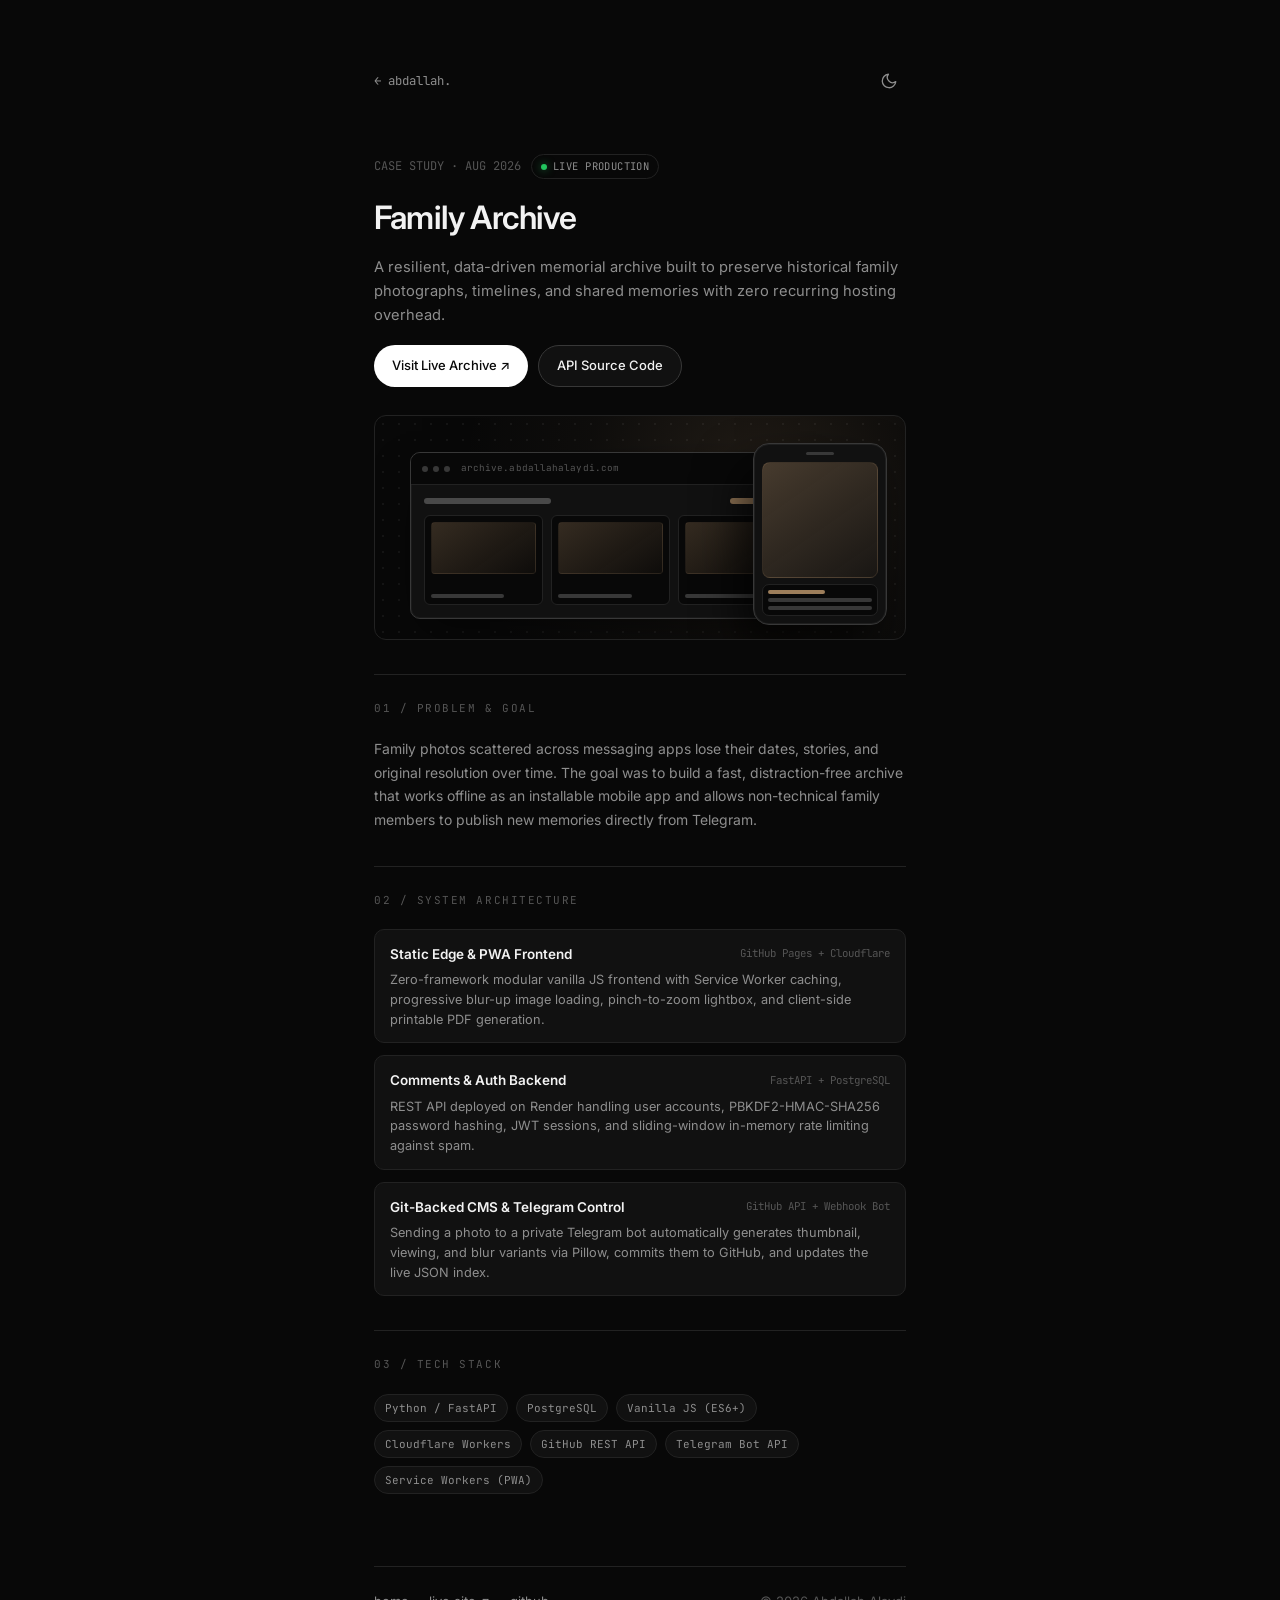
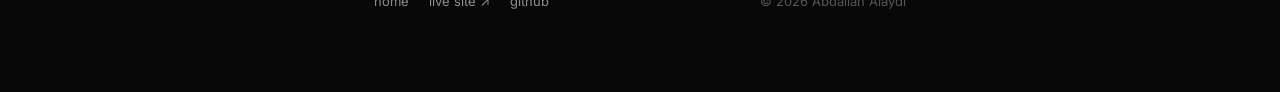
<file: projects/archive/index.html>
<!DOCTYPE html>
<html lang="en" dir="ltr" data-theme="dark">
<head>
  <meta charset="UTF-8" />
  <meta name="viewport" content="width=device-width, initial-scale=1.0" />
  <title>Family Archive — Case Study | Abdallah Alaydi</title>
  <meta name="description" content="System architecture and engineering case study behind archive.abdallahalaydi.com." />
  <link rel="canonical" href="https://abdallahalaydi.com/projects/archive/" />

  <link rel="icon" type="image/svg+xml" href="../../assets/icons/favicon.svg" />
  <link rel="preconnect" href="https://fonts.googleapis.com" />
  <link rel="preconnect" href="https://fonts.gstatic.com" crossorigin />
  <link href="https://fonts.googleapis.com/css2?family=Inter:wght@400;500;600&family=JetBrains+Mono:wght@400&display=swap" rel="stylesheet" />

  <link rel="stylesheet" href="../../styles/tokens.css" />
  <link rel="stylesheet" href="../../styles/base.css" />
  <link rel="stylesheet" href="../../styles/layout.css" />
  <link rel="stylesheet" href="../../styles/components.css" />
  <link rel="stylesheet" href="../../styles/case-study.css" />
</head>
<body>

  <main class="container">
    <header class="header cascade-item" style="--step: 1;">
      <a href="../../" class="cs-back">← abdallah.</a>

      <div class="header-controls">
        <button id="theme-toggle" class="theme-btn" aria-label="Toggle theme">
          <svg id="theme-icon" width="18" height="18" viewBox="0 0 24 24" fill="none" stroke="currentColor" stroke-width="1.75" stroke-linecap="round" stroke-linejoin="round">
            <path d="M21 12.79A9 9 0 1 1 11.21 3 7 7 0 0 0 21 12.79z"></path>
          </svg>
        </button>
      </div>
    </header>

    <section class="cs-header cascade-item" style="--step: 2;">
      <div class="drawer-meta-group">
        <span class="mono-meta">CASE STUDY · AUG 2026</span>
        <span class="live-badge">LIVE PRODUCTION</span>
      </div>

      <h1 class="cs-title">Family Archive</h1>
      <p class="cs-lead">
        A resilient, data-driven memorial archive built to preserve historical family photographs, timelines, and shared memories with zero recurring hosting overhead.
      </p>

      <div class="cs-actions">
        <a href="https://archive.abdallahalaydi.com" target="_blank" rel="noopener" class="lux-btn primary">Visit Live Archive ↗</a>
        <a href="https://github.com/w19r/archive-api" target="_blank" rel="noopener" class="lux-btn secondary">API Source Code</a>
      </div>
    </section>

    <div class="cascade-item" style="--step: 3;">
      <div class="mockup-stage" aria-hidden="true">
        <div class="mockup-desktop">
          <div class="mk-topbar">
            <span class="mk-dot"></span>
            <span class="mk-dot"></span>
            <span class="mk-dot"></span>
            <span class="mk-url">archive.abdallahalaydi.com</span>
          </div>
          <div class="mk-desktop-body">
            <div class="mk-hero-bar">
              <span class="mk-pill-line"></span>
              <span class="mk-pill-tag"></span>
            </div>
            <div class="mk-grid">
              <div class="mk-card"><div class="mk-card-thumb"></div><div class="mk-card-line"></div></div>
              <div class="mk-card"><div class="mk-card-thumb"></div><div class="mk-card-line"></div></div>
              <div class="mk-card"><div class="mk-card-thumb"></div><div class="mk-card-line"></div></div>
            </div>
          </div>
        </div>
        <div class="mockup-phone">
          <div class="mk-notch"></div>
          <div class="mk-phone-photo"></div>
          <div class="mk-phone-drawer">
            <div class="mk-cm-row short"></div>
            <div class="mk-cm-row"></div>
            <div class="mk-cm-row"></div>
          </div>
        </div>
      </div>
    </div>

    <section class="cs-section cascade-item" style="--step: 4;">
      <h2 class="section-label">01 / PROBLEM & GOAL</h2>
      <p class="cs-body">
        Family photos scattered across messaging apps lose their dates, stories, and original resolution over time. The goal was to build a fast, distraction-free archive that works offline as an installable mobile app and allows non-technical family members to publish new memories directly from Telegram.
      </p>
    </section>

    <section class="cs-section cascade-item" style="--step: 5;">
      <h2 class="section-label">02 / SYSTEM ARCHITECTURE</h2>
      <div class="cs-arch-list">
        <div class="cs-arch-item">
          <div class="cs-arch-head">
            <span class="cs-arch-title">Static Edge & PWA Frontend</span>
            <span class="cs-arch-tag">GitHub Pages + Cloudflare</span>
          </div>
          <p class="cs-arch-desc">
            Zero-framework modular vanilla JS frontend with Service Worker caching, progressive blur-up image loading, pinch-to-zoom lightbox, and client-side printable PDF generation.
          </p>
        </div>

        <div class="cs-arch-item">
          <div class="cs-arch-head">
            <span class="cs-arch-title">Comments & Auth Backend</span>
            <span class="cs-arch-tag">FastAPI + PostgreSQL</span>
          </div>
          <p class="cs-arch-desc">
            REST API deployed on Render handling user accounts, PBKDF2-HMAC-SHA256 password hashing, JWT sessions, and sliding-window in-memory rate limiting against spam.
          </p>
        </div>

        <div class="cs-arch-item">
          <div class="cs-arch-head">
            <span class="cs-arch-title">Git-Backed CMS & Telegram Control</span>
            <span class="cs-arch-tag">GitHub API + Webhook Bot</span>
          </div>
          <p class="cs-arch-desc">
            Sending a photo to a private Telegram bot automatically generates thumbnail, viewing, and blur variants via Pillow, commits them to GitHub, and updates the live JSON index.
          </p>
        </div>
      </div>
    </section>

    <section class="cs-section cascade-item" style="--step: 6;">
      <h2 class="section-label">03 / TECH STACK</h2>
      <div class="tag-row">
        <span class="tag">Python / FastAPI</span>
        <span class="tag">PostgreSQL</span>
        <span class="tag">Vanilla JS (ES6+)</span>
        <span class="tag">Cloudflare Workers</span>
        <span class="tag">GitHub REST API</span>
        <span class="tag">Telegram Bot API</span>
        <span class="tag">Service Workers (PWA)</span>
      </div>
    </section>

    <footer class="footer cascade-item" style="--step: 7;">
      <div class="footer-links">
        <a href="../../">home</a>
        <a href="https://archive.abdallahalaydi.com" target="_blank" rel="noopener">live site ↗</a>
        <a href="https://github.com/w19r" target="_blank" rel="noopener">github</a>
      </div>
      <span class="copyright">© 2026 Abdallah Alaydi</span>
    </footer>
  </main>

  <script>
    const root = document.documentElement;
    const themeBtn = document.getElementById('theme-toggle');
    const themeIcon = document.getElementById('theme-icon');

    function applyTheme(theme) {
      root.setAttribute('data-theme', theme);
      localStorage.setItem('theme', theme);
      if (!themeIcon) return;
      themeIcon.innerHTML = theme === 'light'
        ? '<circle cx="12" cy="12" r="5"></circle><line x1="12" y1="1" x2="12" y2="3"></line><line x1="12" y1="21" x2="12" y2="23"></line><line x1="4.22" y1="4.22" x2="5.64" y2="5.64"></line><line x1="18.36" y1="18.36" x2="19.78" y2="19.78"></line><line x1="1" y1="12" x2="3" y2="12"></line><line x1="21" y1="12" x2="23" y2="12"></line><line x1="4.22" y1="19.78" x2="5.64" y2="18.36"></line><line x1="18.36" y1="5.64" x2="19.78" y2="4.22"></line>'
        : '<path d="M21 12.79A9 9 0 1 1 11.21 3 7 7 0 0 0 21 12.79z"></path>';
    }

    applyTheme(localStorage.getItem('theme') || 'dark');
    themeBtn?.addEventListener('click', () => {
      applyTheme(root.getAttribute('data-theme') === 'dark' ? 'light' : 'dark');
    });
  </script>
</body>
</html>
</file>
<file: styles/tokens.css>
:root[data-theme="dark"] {
  --bg: #080808;
  --surface: #111111;
  --surface-hover: #171717;
  --border: #222222;
  --border-bright: #383838;
  --text-primary: #f2f2f2;
  --text-secondary: #8e8e8e;
  --text-muted: #555555;
  --accent: #ffffff;
  --accent-fg: #080808;
  --shimmer: rgba(255, 255, 255, 0.05);
}

:root[data-theme="light"] {
  --bg: #fcfcfc;
  --surface: #f3f3f3;
  --surface-hover: #eaeaea;
  --border: #e5e5e5;
  --border-bright: #cccccc;
  --text-primary: #111111;
  --text-secondary: #555555;
  --text-muted: #888888;
  --accent: #111111;
  --accent-fg: #ffffff;
  --shimmer: rgba(0, 0, 0, 0.04);
}

:root {
  --font-sans: 'Inter', -apple-system, BlinkMacSystemFont, sans-serif;
  --font-mono: 'JetBrains Mono', monospace;
  --max-width: 580px;
  --ease-out: cubic-bezier(0.16, 1, 0.3, 1);
}
</file>
<file: styles/base.css>
* {
  box-sizing: border-box;
  margin: 0;
  padding: 0;
}

html {
  background-color: var(--bg);
  color: var(--text-primary);
  font-family: var(--font-sans);
  font-size: 15px;
  line-height: 1.65;
  -webkit-font-smoothing: antialiased;
  transition: background-color 0.35s var(--ease-out), color 0.35s var(--ease-out);
}

body {
  min-height: 100vh;
  overflow-x: hidden;
}

a {
  color: var(--text-primary);
  text-decoration: underline;
  text-decoration-color: var(--border-bright);
  text-underline-offset: 4px;
  transition: text-decoration-color 0.2s ease, opacity 0.2s ease;
}

a:hover {
  text-decoration-color: var(--text-primary);
}

/* حركة: انسدال هادئ من الأعلى إلى الأسفل بالتتابع */
@keyframes cascadeDown {
  0% {
    opacity: 0;
    transform: translateY(-14px);
    filter: blur(2px);
  }
  100% {
    opacity: 1;
    transform: translateY(0);
    filter: blur(0);
  }
}

.cascade-item {
  opacity: 0;
  animation: cascadeDown 1.2s var(--ease-out) forwards;
  animation-delay: calc(var(--step, 1) * 180ms);
}
</file>
<file: styles/layout.css>
.container {
  max-width: var(--max-width);
  margin: 0 auto;
  padding: 64px 24px 80px;
}

.header {
  display: flex;
  justify-content: space-between;
  align-items: center;
  margin-bottom: 56px;
}

.intro {
  margin-bottom: 56px;
}

.section {
  margin-bottom: 48px;
}

.section-label {
  font-family: var(--font-mono);
  font-size: 11px;
  font-weight: 400;
  letter-spacing: 0.14em;
  text-transform: uppercase;
  color: var(--text-muted);
  margin-bottom: 20px;
}

.item-list {
  display: flex;
  flex-direction: column;
  gap: 22px;
}

.worlds-grid {
  display: grid;
  grid-template-columns: repeat(auto-fit, minmax(220px, 1fr));
  gap: 12px;
}

.footer {
  margin-top: 72px;
  padding-top: 24px;
  border-top: 1px solid var(--border);
  display: flex;
  justify-content: space-between;
  align-items: center;
  font-size: 13px;
  color: var(--text-muted);
}

.footer-links {
  display: flex;
  gap: 20px;
}

.footer-links a,
.link-btn {
  color: var(--text-secondary);
  text-decoration: none;
  font-size: 13px;
  background: none;
  border: none;
  cursor: pointer;
  font-family: inherit;
  padding: 0;
  transition: color 0.2s ease;
}

.footer-links a:hover,
.link-btn:hover {
  color: var(--text-primary);
}
</file>
<file: styles/components.css>
.brand {
  font-weight: 600;
  font-size: 15px;
  text-decoration: none;
  letter-spacing: -0.02em;
}

.theme-btn {
  background: transparent;
  border: 1px solid transparent;
  color: var(--text-secondary);
  width: 34px;
  height: 34px;
  border-radius: 50%;
  display: grid;
  place-items: center;
  cursor: pointer;
  transition: all 0.2s ease;
}

.theme-btn:hover {
  color: var(--text-primary);
  background: var(--surface);
  border-color: var(--border);
}

.status-pill {
  display: inline-flex;
  align-items: center;
  gap: 8px;
  font-size: 12px;
  color: var(--text-secondary);
  margin-bottom: 14px;
}

.status-dot {
  width: 6px;
  height: 6px;
  border-radius: 50%;
  background-color: var(--text-primary);
  box-shadow: 0 0 8px var(--text-primary);
}

.hero-title {
  font-size: 22px;
  font-weight: 500;
  letter-spacing: -0.025em;
  line-height: 1.35;
  margin-bottom: 14px;
  cursor: pointer;
  user-select: none;
}

.intro-paragraph,
.muted-paragraph {
  color: var(--text-secondary);
  font-size: 15px;
  line-height: 1.7;
}

/* صفوف المشاريع بأسلوب Chronark مع تفاعل فخم */
.project-item {
  group: project;
  cursor: pointer;
  padding: 12px 14px;
  margin: 0 -14px;
  border-radius: 10px;
  border: 1px solid transparent;
  transition: background-color 0.2s ease, border-color 0.2s ease, transform 0.2s ease;
}

.project-item:hover {
  background-color: var(--surface);
  border-color: var(--border);
  transform: translateX(2px);
}

.project-header {
  display: flex;
  justify-content: space-between;
  align-items: baseline;
  margin-bottom: 4px;
}

.project-title {
  font-weight: 500;
  color: var(--text-primary);
  font-size: 15px;
}

.mono-meta {
  font-family: var(--font-mono);
  font-size: 12px;
  color: var(--text-muted);
}

.project-summary {
  color: var(--text-secondary);
  font-size: 14px;
}

/* بطاقات العوالم المصغرة */
.world-card {
  display: block;
  text-decoration: none;
  padding: 16px;
  border-radius: 12px;
  background-color: var(--surface);
  border: 1px solid var(--border);
  transition: border-color 0.25s ease, transform 0.2s ease;
}

.world-card:hover {
  border-color: var(--border-bright);
  transform: translateY(-2px);
}

.world-domain {
  font-family: var(--font-mono);
  font-size: 11px;
  color: var(--text-muted);
  display: block;
  margin-bottom: 6px;
}

.world-title {
  font-weight: 500;
  font-size: 15px;
  margin-bottom: 4px;
}

.world-desc {
  font-size: 13px;
  color: var(--text-secondary);
}

/* النافذة المنزلقة (Drawer) لتفاصيل المشروع */
.drawer-backdrop {
  position: fixed;
  inset: 0;
  background: rgba(0, 0, 0, 0.65);
  backdrop-filter: blur(6px);
  display: flex;
  align-items: flex-end;
  justify-content: center;
  opacity: 0;
  pointer-events: none;
  transition: opacity 0.3s var(--ease-out);
  z-index: 100;
}

.drawer-backdrop.open {
  opacity: 1;
  pointer-events: auto;
}

.drawer-panel {
  background: var(--bg);
  border: 1px solid var(--border-bright);
  border-radius: 18px 18px 0 0;
  width: 100%;
  max-width: var(--max-width);
  padding: 28px 24px 36px;
  transform: translateY(100%);
  transition: transform 0.4s var(--ease-out);
}

.drawer-backdrop.open .drawer-panel {
  transform: translateY(0);
}

.drawer-header {
  display: flex;
  justify-content: space-between;
  align-items: center;
  margin-bottom: 16px; 
}

.close-btn {
  background: var(--surface);
  border: 1px solid var(--border);
  color: var(--text-secondary);
  width: 32px;
  height: 32px;
  border-radius: 50%;
  cursor: pointer;
  display: flex;
  align-items: center;
  justify-content: center;
  transition: all 0.2s ease;
}

.close-btn:hover {
  background: var(--border);
  color: var(--text-primary);
}


.drawer-title {
  font-size: 19px;
  font-weight: 600;
  margin-bottom: 10px;
}

.drawer-desc {
  color: var(--text-secondary);
  font-size: 14px;
  margin-bottom: 18px;
}

.tag-row {
  display: flex;
  flex-wrap: wrap;
  gap: 8px;
  margin-bottom: 24px;
}

.tag {
  font-family: var(--font-mono);
  font-size: 11px;
  padding: 4px 10px;
  border-radius: 99px;
  background: var(--surface);
  border: 1px solid var(--border);
  color: var(--text-secondary);
}

.drawer-actions {
  display: flex;
  gap: 10px;
}

.lux-btn {
  display: inline-flex;
  align-items: center;
  justify-content: center;
  padding: 9px 18px;
  border-radius: 99px;
  font-size: 13px;
  font-weight: 500;
  text-decoration: none;
  transition: transform 0.15s ease, opacity 0.2s ease;
}

.lux-btn:active {
  transform: scale(0.96);
}

.lux-btn.primary {
  background: var(--accent);
  color: var(--accent-fg);
}

.lux-btn.secondary {
  background: var(--surface);
  color: var(--text-primary);
  border: 1px solid var(--border-bright);
}

/* إشعار النسخ */
.toast {
  position: fixed;
  bottom: 24px;
  right: 24px;
  background: var(--accent);
  color: var(--accent-fg);
  padding: 8px 16px;
  border-radius: 99px;
  font-size: 12px;
  font-weight: 500;
  opacity: 0;
  transform: translateY(10px);
  pointer-events: none;
  transition: all 0.25s var(--ease-out);
}

.toast.show {
  opacity: 1;
  transform: translateY(0);
}
/* تنسيق صورة الـ Open Graph داخل النافذة */
.drawer-image-wrapper {
  width: 100%;
  aspect-ratio: 1200 / 630; /* القياس الرسمي لصور OG */
  border-radius: 12px;
  overflow: hidden;
  margin-bottom: 20px;
  border: 1px solid var(--border);
  background-color: var(--surface); /* خلفية هادئة لحين تحميل الصورة */
}

.drawer-image-wrapper img {
  width: 100%;
  height: 100%;
  object-fit: cover; /* يمنع تمطط الصورة ويحافظ على دقتها */
  display: block;
}

/* تجميع أزرار الهيدر */
.header-controls {
  display: flex;
  align-items: center;
  gap: 10px;
}

/* كبسولة التبديل (Craft / Vibe) */
.mode-switch {
  display: inline-flex;
  background: var(--surface);
  border: 1px solid var(--border);
  border-radius: 99px;
  padding: 3px;
}

.mode-btn {
  background: transparent;
  border: none;
  color: var(--text-secondary);
  font-family: var(--font-sans);
  font-size: 12px;
  font-weight: 500;
  padding: 4px 12px;
  border-radius: 99px;
  cursor: pointer;
  transition: all 0.25s var(--ease-out);
}

.mode-btn.active {
  background: var(--accent);
  color: var(--accent-fg);
}

/* حركة التبديل الناعمة بين الواجهتين */
.view-section {
  display: none;
  opacity: 0;
  transform: translateY(8px);
  transition: opacity 0.35s var(--ease-out), transform 0.35s var(--ease-out);
}

.view-section.active-view {
  display: block;
  opacity: 1;
  transform: translateY(0);
}

/* بطاقات الـ Bento داخل قسم Vibe */
.vibe-bento-grid {
  display: grid;
  grid-template-columns: repeat(auto-fit, minmax(240px, 1fr));
  gap: 14px;
}

.vibe-card {
  background: var(--surface);
  border: 1px solid var(--border);
  border-radius: 14px;
  padding: 18px;
  display: flex;
  flex-direction: column;
  justify-content: space-between;
  min-height: 125px;
  text-decoration: none;
  transition: border-color 0.25s ease, transform 0.2s ease;
}

.vibe-card:hover {
  border-color: var(--border-bright);
  transform: translateY(-2px);
}

.vibe-card-top {
  display: flex;
  justify-content: space-between;
  align-items: center;
  margin-bottom: 14px;
}

.vibe-tag {
  font-family: var(--font-mono);
  font-size: 11px;
  color: var(--text-muted);
  text-transform: uppercase;
  letter-spacing: 0.08em;
}

.vibe-badge {
  font-size: 11px;
  padding: 2px 8px;
  border-radius: 99px;
  border: 1px solid var(--border-bright);
  color: var(--text-secondary);
}

.vibe-card-title {
  font-size: 15px;
  font-weight: 500;
  color: var(--text-primary);
  margin-bottom: 4px;
}

.vibe-card-sub {
  font-size: 13px;
  color: var(--text-secondary);
}
/* ==========================================
   Letterboxd Theme Widget (Upgraded)
   ========================================== */
.lb-theme-card {
  background: var(--surface);
  border: 1px solid var(--border);
  border-radius: 14px;
  padding: 18px;
  display: flex;
  flex-direction: column;
  transition: border-color 0.25s ease, transform 0.2s ease;
}

.lb-theme-card:hover {
  border-color: var(--border-bright);
}

.lb-topbar {
  display: flex;
  justify-content: space-between;
  align-items: center;
  margin-bottom: 16px;
}

.lb-section-title {
  display: flex;
  align-items: center;
  gap: 8px;
  font-size: 11px;
  font-family: var(--font-mono);
  color: var(--text-muted);
  text-transform: uppercase;
  letter-spacing: 0.08em;
}

.lb-dots {
  display: flex;
  gap: 3.5px;
}

.lb-dots span {
  width: 7px;
  height: 7px;
  border-radius: 50%;
  display: inline-block;
}

.dot-orange { background-color: #ff8000; }
.dot-green { background-color: #00e054; }
.dot-blue { background-color: #40bcf4; }

/* كبسولة الرابط متطابقة مع vibe-badge */
.lb-all-link {
  font-size: 11px;
  padding: 2px 9px;
  border-radius: 99px;
  border: 1px solid var(--border-bright);
  color: var(--text-secondary);
  text-decoration: none;
  transition: all 0.2s ease;
}

.lb-all-link:hover {
  background: var(--text-primary);
  color: var(--bg);
}

.lb-poster-grid {
  display: grid;
  grid-template-columns: repeat(4, 1fr);
  gap: 12px;
}

.lb-film-item {
  text-decoration: none;
  color: inherit;
  display: flex;
  flex-direction: column;
}

.lb-poster-frame {
  position: relative;
  width: 100%;
  aspect-ratio: 2 / 3;
  border-radius: 8px;
  overflow: hidden;
  background: var(--bg);
  border: 1px solid var(--border);
  box-shadow: inset 0 0 0 1px rgba(255, 255, 255, 0.08);
  transition: transform 0.25s ease, border-color 0.25s ease, box-shadow 0.25s ease;
}

.lb-film-item:hover .lb-poster-frame {
  border-color: #00e054;
  box-shadow: 0 6px 16px rgba(0, 224, 84, 0.18);
  transform: translateY(-3px);
}

.lb-poster-frame img {
  width: 100%;
  height: 100%;
  object-fit: cover;
  display: block;
}

.lb-hover-title {
  position: absolute;
  inset: 0;
  background: linear-gradient(to top, rgba(10, 12, 14, 0.95) 0%, rgba(20, 24, 28, 0.5) 100%);
  display: flex;
  align-items: flex-end;
  justify-content: center;
  padding: 10px 6px;
  text-align: center;
  font-size: 11.5px;
  font-weight: 500;
  color: #fff;
  opacity: 0;
  transition: opacity 0.2s ease;
}

.lb-film-item:hover .lb-hover-title {
  opacity: 1;
}

/* شريط النجوم والتاريخ أسفل البوستر */
.lb-meta-row {
  display: flex;
  align-items: center;
  justify-content: space-between;
  margin-top: 7px;
  font-size: 12px;
  line-height: 1;
}

.lb-stars-group {
  display: flex;
  align-items: center;
  gap: 4px;
  color: #00e054;
}

.lb-like {
  color: #ff8000;
  font-size: 10px;
}

.lb-date-ago {
  font-family: var(--font-mono);
  font-size: 10px;
  color: var(--text-muted);
}

/* صندوق المراجعة المطور مع البوستر المصغر */
.lb-review-pill {
  margin-top: 16px;
  background: var(--bg);
  border: 1px solid var(--border);
  border-left: 3px solid #40bcf4;
  border-radius: 10px;
  padding: 12px;
  display: flex;
  gap: 12px;
  align-items: center;
  text-decoration: none;
  transition: border-color 0.2s ease;
}

.lb-review-pill:hover {
  border-color: var(--border-bright);
  border-left-color: #00e054;
}

.lb-review-thumb {
  width: 36px;
  height: 54px;
  border-radius: 4px;
  object-fit: cover;
  border: 1px solid var(--border);
  flex-shrink: 0;
}

.lb-review-body {
  flex: 1;
  min-width: 0;
}

.lb-review-header {
  display: flex;
  justify-content: space-between;
  font-family: var(--font-mono);
  font-size: 10px;
  color: var(--text-muted);
  text-transform: uppercase;
  margin-bottom: 4px;
}

.lb-review-text {
  font-size: 13px;
  color: var(--text-secondary);
  line-height: 1.45;
  margin: 0;
}

.lb-review-text strong {
  color: var(--text-primary);
  font-weight: 500;
}

@media (max-width: 480px) {
  .lb-poster-grid { gap: 8px; }
  .lb-date-ago { display: none; }
}
.social-icons-row {
  display: flex;
  gap: 24px;          /* المسافة بين الأيقونات */
  margin-top: 32px;   /* المسافة بينها وبين بطاقة الأفلام */
  margin-bottom: 40px;
  align-items: center;
}

.social-icons-row a {
  color: #888888;     /* اللون الرمادي الهادئ */
  transition: color 0.2s ease, transform 0.2s ease;
  display: flex;
  align-items: center;
  justify-content: center;
}

.social-icons-row a:hover {
  color: #FAFAFA;     /* يتحول للأبيض عند التحويم في الوضع الليلي */
  transform: translateY(-3px); /* قفزة خفيفة للأعلى */
}
</file>
<file: styles/case-study.css>
/* ==========================================
   1. تحسين ألوان النافذة المنزلقة لتطابق الثيم
   ========================================== */
#project-drawer .drawer-panel {
  background: var(--surface);
  color: var(--text-primary);
  border: 1px solid var(--border);
}

#project-drawer .drawer-title {
  color: var(--text-primary);
}

#project-drawer .drawer-desc {
  color: var(--text-secondary);
}

#project-drawer .close-btn {
  color: var(--text-secondary);
  border-color: var(--border);
}

#project-drawer .close-btn:hover {
  color: var(--text-primary);
  background: var(--surface-hover);
}

.drawer-meta-group {
  display: flex;
  align-items: center;
  gap: 10px;
  flex-wrap: wrap;
}

.live-badge {
  display: inline-flex;
  align-items: center;
  gap: 6px;
  font-family: var(--font-mono);
  font-size: 0.7rem;
  letter-spacing: 0.04em;
  color: var(--text-secondary);
  padding: 3px 9px;
  border-radius: 999px;
  border: 1px solid var(--border);
  background: var(--bg);
}

.live-badge::before {
  content: "";
  width: 6px;
  height: 6px;
  border-radius: 50%;
  background: #22c55e;
  box-shadow: 0 0 8px rgba(34, 197, 94, 0.6);
}

.drawer-highlights {
  list-style: none;
  padding: 0;
  margin: 14px 0 18px;
  display: flex;
  flex-direction: column;
  gap: 8px;
  border-top: 1px solid var(--border);
  padding-top: 14px;
}

.drawer-highlights li {
  position: relative;
  padding-left: 14px;
  font-size: 0.84rem;
  line-height: 1.55;
  color: var(--text-secondary);
}

.drawer-highlights li::before {
  content: "—";
  position: absolute;
  left: 0;
  color: var(--text-muted);
  font-family: var(--font-mono);
}

/* ==========================================
   2. Mockup احترافي (Desktop + Mobile PWA)
   ========================================== */
.mockup-stage {
  position: relative;
  width: 100%;
  padding: 26px 20px 20px;
  margin-bottom: 18px;
  border-radius: 12px;
  background-color: var(--bg);
  background-image:
    radial-gradient(circle at 72% 30%, rgba(194, 155, 112, 0.14) 0%, rgba(194, 155, 112, 0.03) 42%, transparent 72%),
    radial-gradient(rgba(255, 255, 255, 0.05) 1px, transparent 1px);
  background-size: 100% 100%, 16px 16px;
  border: 1px solid var(--border);
  overflow: hidden;
  display: flex;
  align-items: flex-end;
  justify-content: center;
  min-height: 225px;
  transition: border-color 0.4s ease;
}

.mockup-stage:hover {
  border-color: rgba(194, 155, 112, 0.3);
}

.mockup-desktop {
  width: 82%;
  margin-right: 12%;
  background: var(--surface);
  border: 1px solid var(--border-bright);
  border-radius: 10px;
  box-shadow:
    0 20px 44px -12px rgba(0, 0, 0, 0.55),
    0 0 0 1px rgba(255, 255, 255, 0.04) inset;
  overflow: hidden;
  transition: transform 0.5s cubic-bezier(0.22, 1, 0.36, 1), border-color 0.4s ease;
}

.mockup-stage:hover .mockup-desktop {
  transform: translateY(2px) scale(0.992);
}

.mk-topbar {
  display: flex;
  align-items: center;
  gap: 5px;
  padding: 8px 11px;
  border-bottom: 1px solid var(--border);
  background: var(--bg);
}

.mk-dot {
  width: 6px;
  height: 6px;
  border-radius: 50%;
  background: var(--border-bright);
  transition: background-color 0.3s ease;
}

.mockup-stage:hover .mk-dot:nth-child(1) { background-color: #ff5f56; }
.mockup-stage:hover .mk-dot:nth-child(2) { background-color: #ffbd2e; }
.mockup-stage:hover .mk-dot:nth-child(3) { background-color: #27c93f; }

.mk-url {
  margin-left: 6px;
  font-family: var(--font-mono);
  font-size: 0.62rem;
  letter-spacing: 0.01em;
  color: var(--text-muted);
}

.mk-desktop-body {
  padding: 13px;
}

.mk-hero-bar {
  display: flex;
  justify-content: space-between;
  align-items: center;
  margin-bottom: 11px;
}

.mk-pill-line {
  height: 6px;
  width: 34%;
  border-radius: 99px;
  background: var(--text-secondary);
  opacity: 0.45;
}

.mk-pill-tag {
  height: 6px;
  width: 18%;
  border-radius: 99px;
  background: #c29b70;
  opacity: 0.75;
}

.mk-grid {
  display: grid;
  grid-template-columns: repeat(3, 1fr);
  gap: 8px;
}

.mk-card {
  aspect-ratio: 4 / 3;
  border-radius: 6px;
  background: var(--bg);
  border: 1px solid var(--border);
  padding: 6px;
  display: flex;
  flex-direction: column;
  justify-content: space-between;
  transition: border-color 0.3s ease;
}

.mockup-stage:hover .mk-card {
  border-color: var(--border-bright);
}

.mk-card-thumb {
  height: 68%;
  border-radius: 4px;
  background: linear-gradient(145deg, rgba(194, 155, 112, 0.24), rgba(124, 90, 56, 0.06));
  border: 1px solid rgba(194, 155, 112, 0.08);
}

.mk-card-line {
  height: 4px;
  width: 70%;
  border-radius: 99px;
  background: var(--border-bright);
}

.mockup-phone {
  position: absolute;
  right: 18px;
  bottom: 14px;
  width: 28%;
  min-width: 114px;
  max-width: 134px;
  background: var(--surface);
  border: 1px solid var(--border-bright);
  border-radius: 16px;
  padding: 8px;
  box-shadow:
    -14px 22px 44px rgba(0, 0, 0, 0.65),
    0 0 0 1px rgba(255, 255, 255, 0.06) inset;
  transition: transform 0.5s cubic-bezier(0.22, 1, 0.36, 1), box-shadow 0.5s ease, border-color 0.4s ease;
}

.mockup-stage:hover .mockup-phone {
  transform: translateY(-6px);
  border-color: rgba(194, 155, 112, 0.38);
  box-shadow:
    -18px 28px 52px rgba(0, 0, 0, 0.78),
    0 0 0 1px rgba(194, 155, 112, 0.2) inset;
}

.mk-notch {
  width: 28px;
  height: 3px;
  border-radius: 99px;
  background: var(--border-bright);
  margin: 0 auto 7px;
}

.mk-phone-photo {
  aspect-ratio: 1 / 1;
  border-radius: 8px;
  background: linear-gradient(145deg, rgba(194, 155, 112, 0.3), rgba(124, 90, 56, 0.08));
  border: 1px solid rgba(194, 155, 112, 0.14);
  margin-bottom: 6px;
}

.mk-phone-drawer {
  background: var(--bg);
  border: 1px solid var(--border);
  border-radius: 7px;
  padding: 5px;
  display: flex;
  flex-direction: column;
  gap: 4px;
}

.mk-cm-row {
  height: 4px;
  border-radius: 99px;
  background: var(--border-bright);
}

.mk-cm-row.short {
  width: 55%;
  background: #c29b70;
  opacity: 0.8;
}

/* توافق الظلال والشبكة مع الوضع الفاتح (Light Mode) */
[data-theme="light"] .mockup-stage {
  background-image:
    radial-gradient(circle at 72% 30%, rgba(138, 103, 65, 0.1) 0%, rgba(138, 103, 65, 0.02) 45%, transparent 72%),
    radial-gradient(rgba(0, 0, 0, 0.06) 1px, transparent 1px);
}

[data-theme="light"] .mockup-desktop {
  box-shadow: 0 16px 34px -12px rgba(0, 0, 0, 0.12);
}

[data-theme="light"] .mockup-phone {
  box-shadow: -10px 18px 34px rgba(0, 0, 0, 0.16);
}

[data-theme="light"] .mockup-stage:hover .mockup-phone {
  box-shadow: -14px 24px 40px rgba(0, 0, 0, 0.22);
}

/* ==========================================
   3. صفحة دراسة الحالة (Case Study Page)
   ========================================== */
.cs-back {
  display: inline-flex;
  align-items: center;
  gap: 6px;
  font-family: var(--font-mono);
  font-size: 0.82rem;
  color: var(--text-secondary);
  text-decoration: none;
  transition: color 0.2s ease;
}

.cs-back:hover {
  color: var(--text-primary);
}

.cs-header {
  margin-bottom: 28px;
}

.cs-title {
  font-size: clamp(1.75rem, 4vw, 2.15rem);
  font-weight: 600;
  letter-spacing: -0.025em;
  color: var(--text-primary);
  margin: 12px 0 10px;
}

.cs-lead {
  font-size: 0.98rem;
  line-height: 1.65;
  color: var(--text-secondary);
}

.cs-actions {
  display: flex;
  gap: 10px;
  flex-wrap: wrap;
  margin-top: 18px;
}

.cs-section {
  margin-top: 34px;
  padding-top: 24px;
  border-top: 1px solid var(--border);
}

.cs-body {
  font-size: 0.93rem;
  line-height: 1.7;
  color: var(--text-secondary);
}

.cs-arch-list {
  display: flex;
  flex-direction: column;
  gap: 12px;
  margin-top: 12px;
}

.cs-arch-item {
  padding: 13px 15px;
  border-radius: 10px;
  background: var(--surface);
  border: 1px solid var(--border);
  transition: border-color 0.25s ease;
}

.cs-arch-item:hover {
  border-color: var(--border-bright);
}

.cs-arch-head {
  display: flex;
  justify-content: space-between;
  align-items: center;
  margin-bottom: 5px;
}

.cs-arch-title {
  font-size: 0.9rem;
  font-weight: 600;
  color: var(--text-primary);
}

.cs-arch-tag {
  font-family: var(--font-mono);
  font-size: 0.72rem;
  color: var(--text-muted);
}

.cs-arch-desc {
  font-size: 0.85rem;
  line-height: 1.55;
  color: var(--text-secondary);
  margin: 0;
}
</file>
